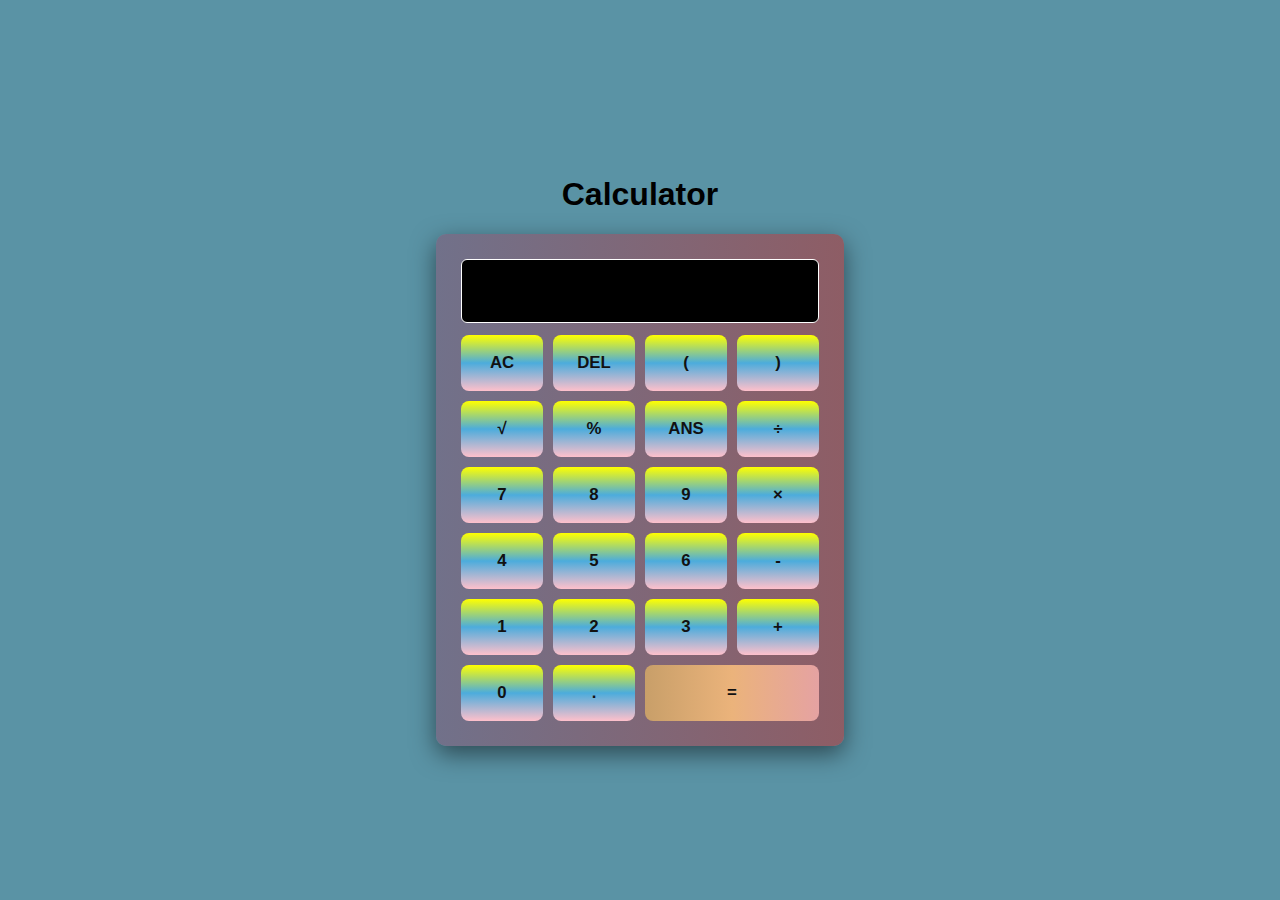
<file: Project-1(Calculator)/index.html>
<!DOCTYPE html>
<html lang="en">
<head>
    <meta charset="UTF-8">
    <meta name="viewport" content="width=device-width, initial-scale=1.0">
    <title>Calculator</title>
    <link rel="stylesheet" href="style.css">
</head>
<body>
    <h1>Calculator</h1>
    <div class="calculator">
        <input type="text" id="display" disabled>
        <div class="buttons">
            <button class="btn" data-value="C">AC</button>
            <button class="btn" data-value="DEL">DEL</button>
            <button class="btn" data-value="(">(</button>
            <button class="btn" data-value=")">)</button>

            <button class="btn" data-value="√">√</button>
            <button class="btn" data-value="%">%</button>
            <button class="btn" data-value="ANS">ANS</button>
            <button class="btn" data-value="÷">÷</button>

            <button class="btn" data-value="7">7</button>
            <button class="btn" data-value="8">8</button>
            <button class="btn" data-value="9">9</button>
            <button class="btn" data-value="×">×</button>

            <button class="btn" data-value="4">4</button>
            <button class="btn" data-value="5">5</button>
            <button class="btn" data-value="6">6</button>
            <button class="btn" data-value="-">-</button>

            <button class="btn" data-value="1">1</button>
            <button class="btn" data-value="2">2</button>
            <button class="btn" data-value="3">3</button>
            <button class="btn" data-value="+">+</button>

            <button class="btn zero" data-value="0">0</button>
            <button class="btn" data-value=".">.</button>
            <button class="btn equal" data-value="=">=</button>
        </div>
    </div>
    <script src="script.js"></script>
</body>
</html>
</file>
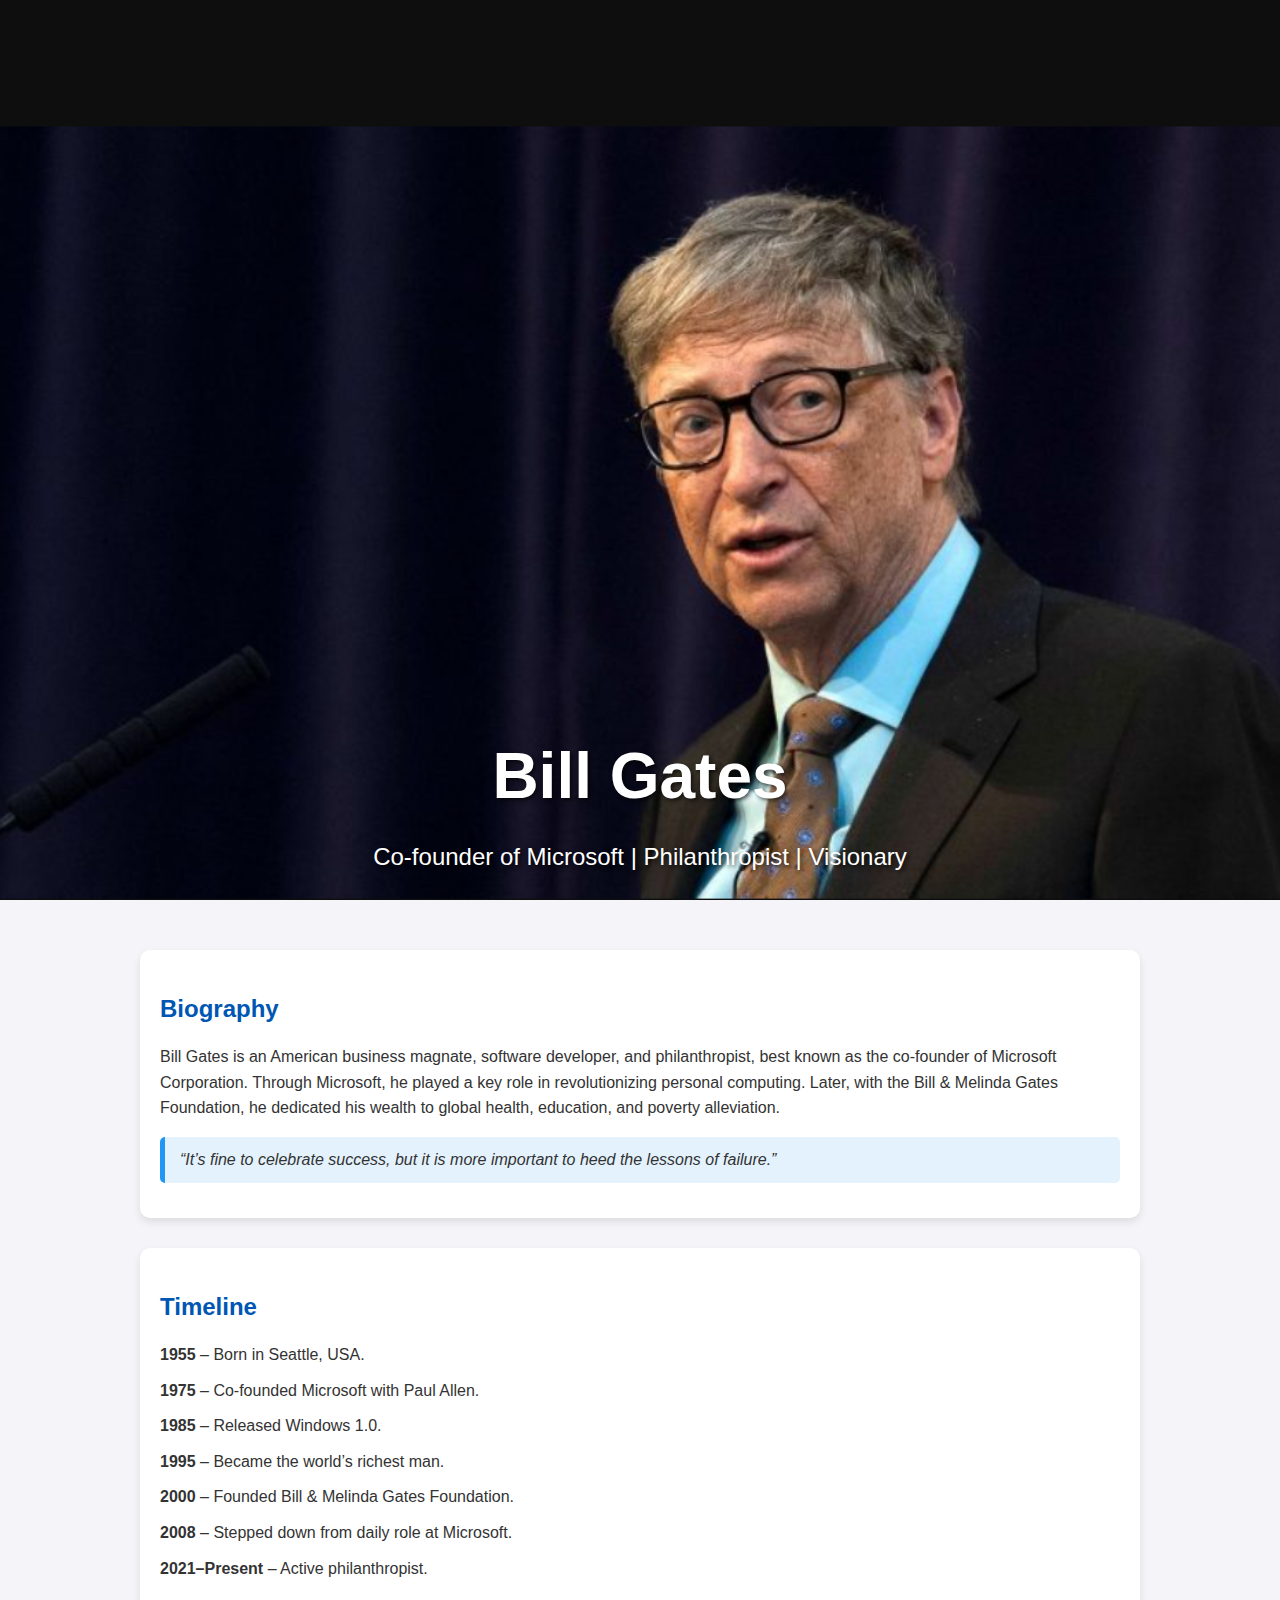
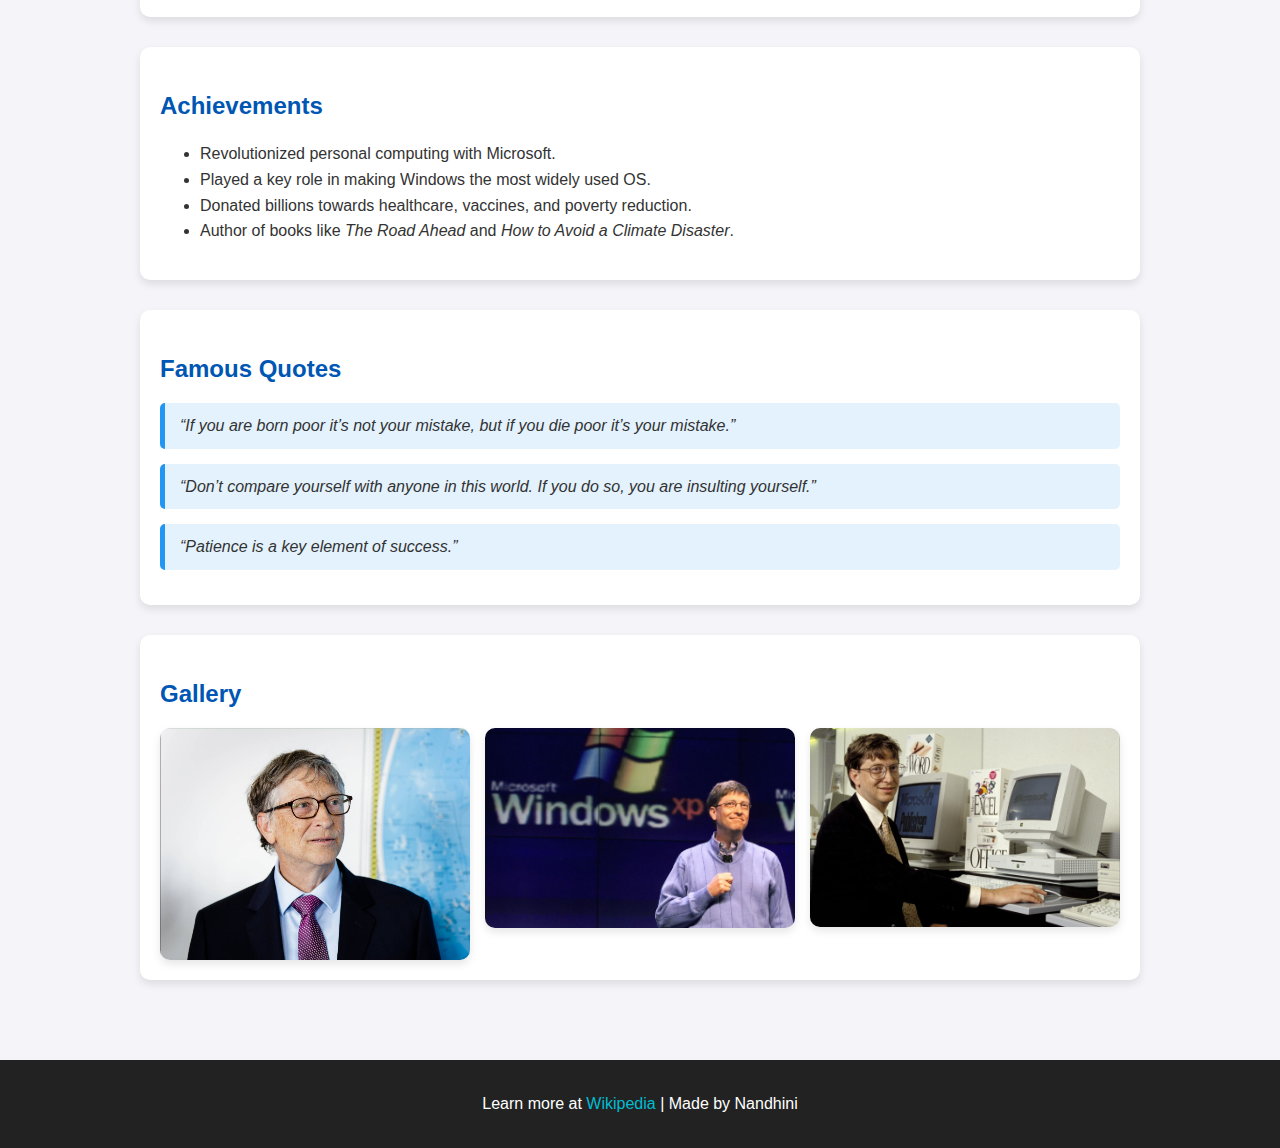
<file: project-2(Tribute-page)/index.html>
<!DOCTYPE html>
<html lang="en">
<head>
  <meta charset="UTF-8">
  <meta name="viewport" content="width=device-width, initial-scale=1.0">
  <title>Tribute to Bill Gates</title>
  <link rel="stylesheet" href="style.css">
</head>
<body>
  <header>
    <h1 class="billgates">Bill Gates</h1>
    <p>Co-founder of Microsoft | Philanthropist | Visionary</p>
  </header>

  <div class="container">
    <section class="section">
      <h2>Biography</h2>
      <p>Bill Gates is an American business magnate, software developer, and philanthropist, best known as the co-founder of Microsoft Corporation. Through Microsoft, he played a key role in revolutionizing personal computing. Later, with the Bill & Melinda Gates Foundation, he dedicated his wealth to global health, education, and poverty alleviation.</p>
      <blockquote>“It’s fine to celebrate success, but it is more important to heed the lessons of failure.”</blockquote>
    </section>

    <section class="section timeline">
      <h2>Timeline</h2>
      <ul>
        <li><strong>1955</strong> – Born in Seattle, USA.</li>
        <li><strong>1975</strong> – Co-founded Microsoft with Paul Allen.</li>
        <li><strong>1985</strong> – Released Windows 1.0.</li>
        <li><strong>1995</strong> – Became the world’s richest man.</li>
        <li><strong>2000</strong> – Founded Bill & Melinda Gates Foundation.</li>
        <li><strong>2008</strong> – Stepped down from daily role at Microsoft.</li>
        <li><strong>2021–Present</strong> – Active philanthropist.</li>
      </ul>
    </section>
    <section class="section">
      <h2>Achievements</h2>
      <ul>
        <li>Revolutionized personal computing with Microsoft.</li>
        <li>Played a key role in making Windows the most widely used OS.</li>
        <li>Donated billions towards healthcare, vaccines, and poverty reduction.</li>
        <li>Author of books like <em>The Road Ahead</em> and <em>How to Avoid a Climate Disaster</em>.</li>
      </ul>
    </section>

    <section class="section">
      <h2>Famous Quotes</h2>
      <blockquote>“If you are born poor it’s not your mistake, but if you die poor it’s your mistake.”</blockquote>
      <blockquote>“Don’t compare yourself with anyone in this world. If you do so, you are insulting yourself.”</blockquote>
      <blockquote>“Patience is a key element of success.”</blockquote>
    </section>

    <section class="section">
      <h2>Gallery</h2>
      <div class="gallery">
        <img src="image_2018.png" alt="Bill Gates 2018">
        <img src="image_2017.png" alt="Bill Gates 2017">
        <img src="image_2016.png" alt="Bill Gates 2016">
      </div>
    </section>
  </div>

  <footer>
    <p>Learn more at <a href="https://en.wikipedia.org/wiki/Bill_Gates" target="_blank">Wikipedia</a> | Made by Nandhini</p>
  </footer>
</body>
</html>
</file>
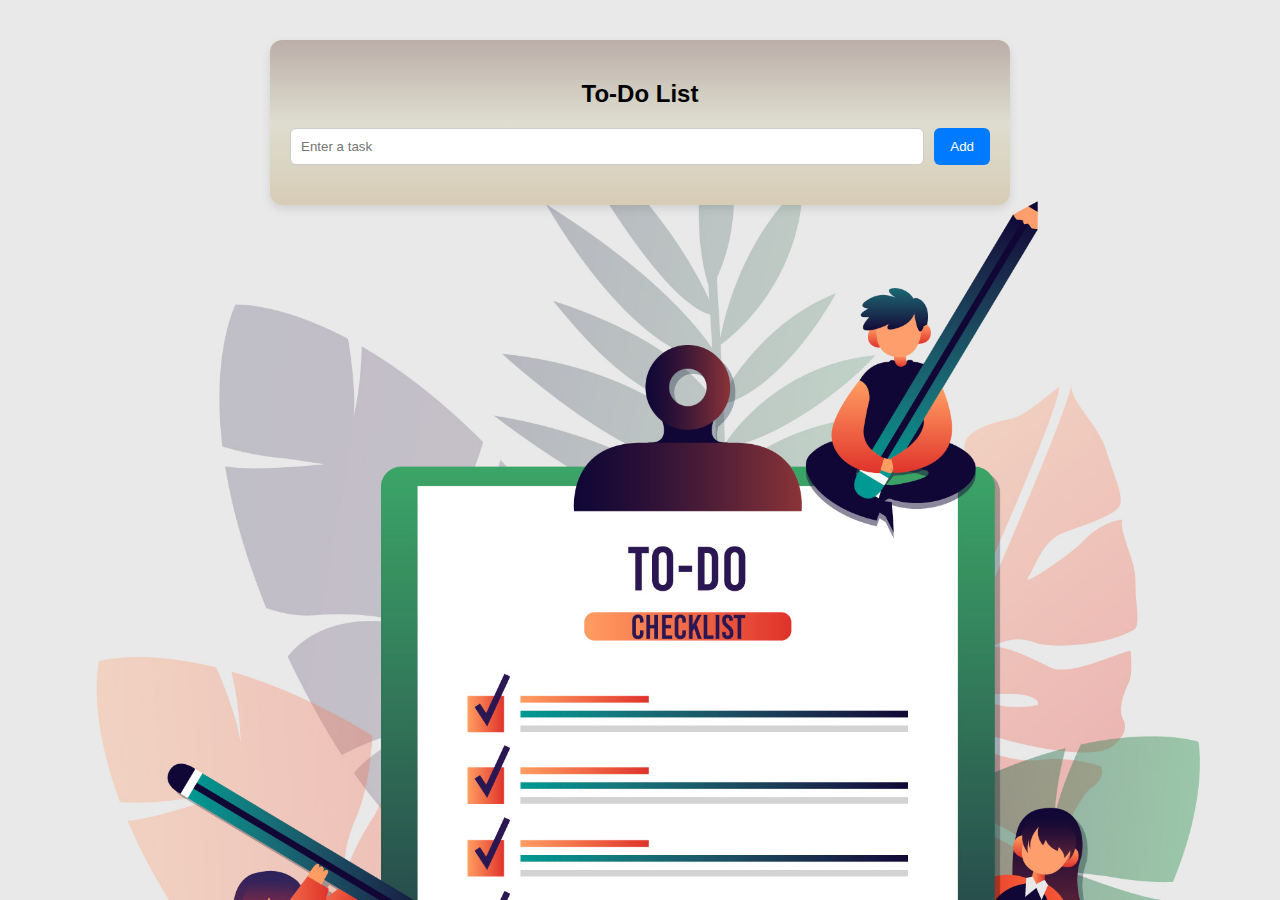
<file: Project-3(A Basic to do app)/index.html>
<!DOCTYPE html>
<html lang="en">
<head>
  <meta charset="UTF-8">
  <meta name="viewport" content="width=device-width, initial-scale=1.0">
  <title>To-Do List </title>
  <link rel="stylesheet" href="style.css">
</head>
<body>
  <div class="todo-container">
    <h2>To-Do List</h2>
    <div class="text_field">
      <input type="text" id="taskInput" placeholder="Enter a task">
      <button onclick="addTask()">Add</button>
    </div>
    <div id="taskList"></div>
  </div>

  <script src="script.js"></script>
</body>
</html>
</file>
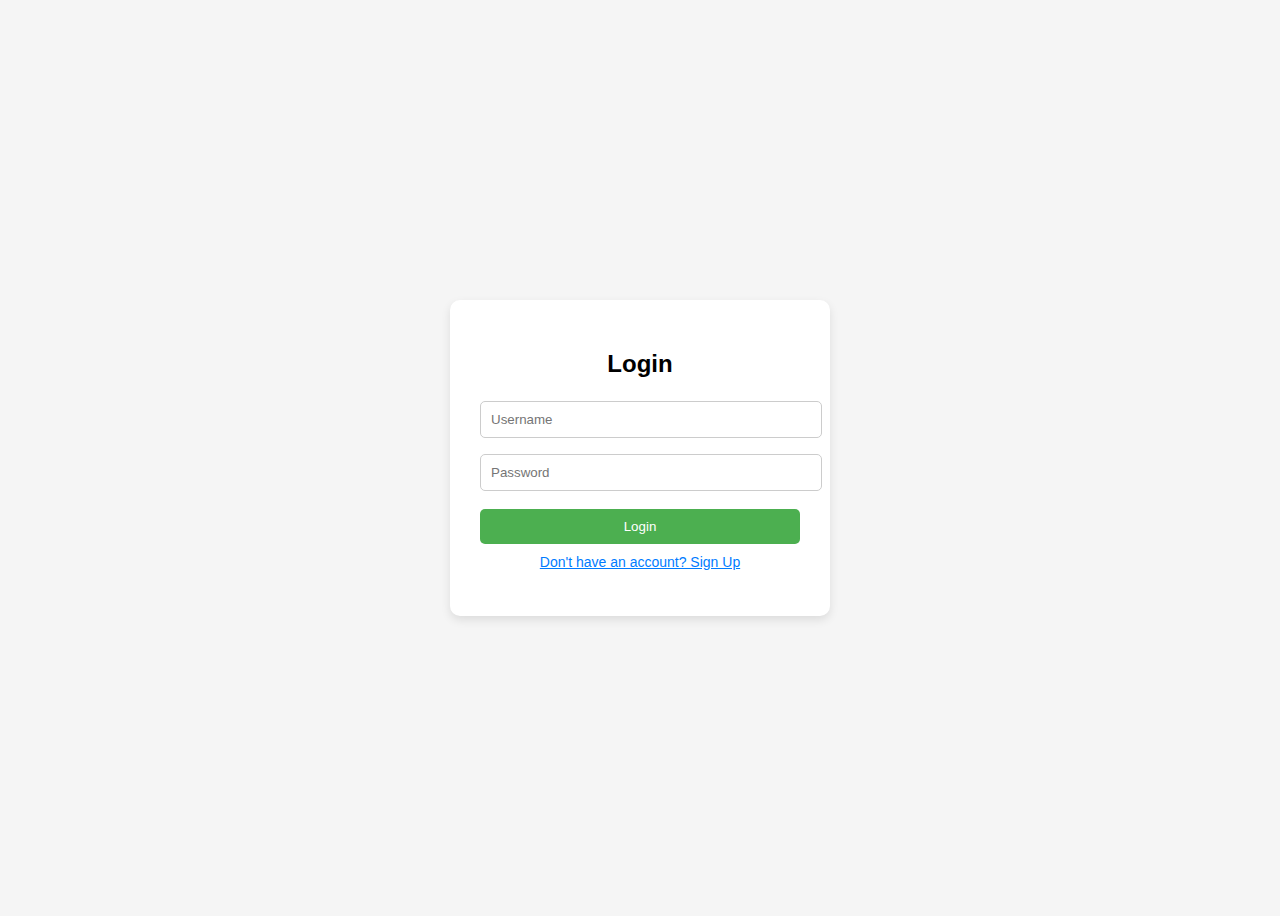
<file: Project-4(Login Authentication)/login.html>
<!DOCTYPE html>
<html lang="en">
<head>
  <meta charset="UTF-8">
  <meta name="viewport" content="width=device-width, initial-scale=1.0">
  <title>Login</title>
  <link rel="stylesheet" href="style.css">
</head>
<body>
  <div class="container">
    <h2>Login</h2>
    <input type="text" id="login-username" placeholder="Username" required>
    <input type="password" id="login-password" placeholder="Password" required>
    <button onclick="login()">Login</button>
    <a href="signup.html" class="link">Don't have an account? Sign Up</a>
    <p id="login-message"></p>
  </div>
  <script src="script.js"></script>
</body>
</html>
</file>
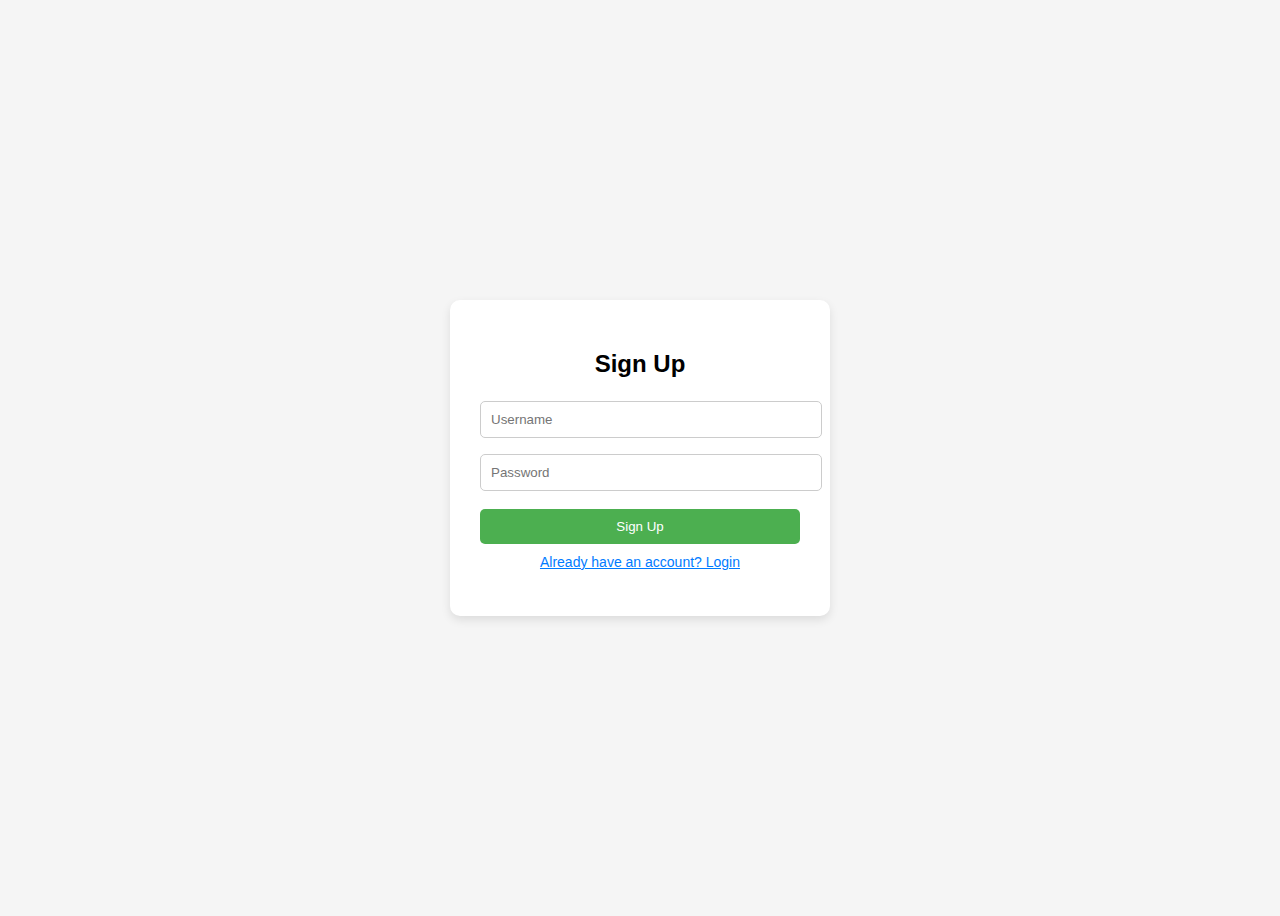
<file: Project-4(Login Authentication)/signup.html>
<!DOCTYPE html>
<html lang="en">
<head>
  <meta charset="UTF-8">
  <meta name="viewport" content="width=device-width, initial-scale=1.0">
  <title>Sign Up</title>
  <link rel="stylesheet" href="style.css">
</head>
<body>
  <div class="container">
    <h2>Sign Up</h2>
    <input type="text" id="signup-username" placeholder="Username" required>
    <input type="password" id="signup-password" placeholder="Password" required>
    <button onclick="signup()">Sign Up</button>
    <a href="login.html" class="link">Already have an account? Login</a>
    <p id="signup-message"></p>
  </div>
  <script src="script.js"></script>
</body>
</html>
</file>
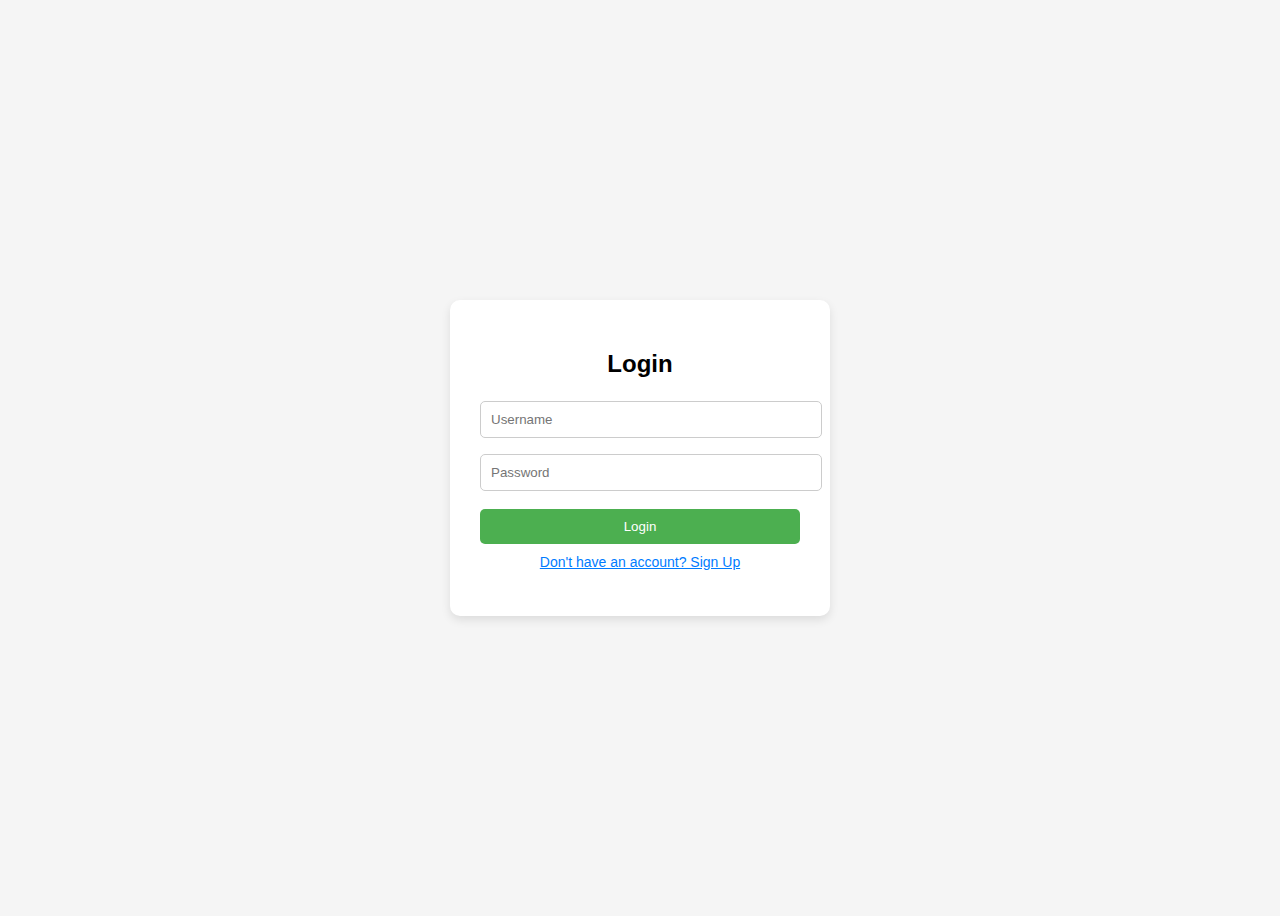
<file: Project-4(Login Authentication)/welcome.html>
<!DOCTYPE html>
<html lang="en">
<head>
  <meta charset="UTF-8">
  <title>Welcome</title>
  <link rel="stylesheet" href="style.css">
</head>
<body>
  <div class="container">
    <h2 id="welcome-msg">🎉 Welcome!</h2>
    <button onclick="logout()">Logout</button>
  </div>
  <script src="script.js"></script>
</body>
</html>
</file>
<file: Project-1(Calculator)/style.css>
body {
    font-family: Arial, sans-serif;
    display: flex;
    flex-direction: column;
    justify-content: center;
    align-items: center;
    height: 100vh;
    background-color:rgb(90, 147, 165);
    margin: 0;
}

.calculator {
    width: calc(100%-4px);
    max-width: 420px;
    background: linear-gradient(to right,rgb(113, 113, 138),rgb(142, 93, 101));
    border-radius: 10px;
    padding: 25px;
    box-shadow: 0 8px 24px rgba(0,0,0,0.5);
}
#display {
    width:100%;
    height: 64px;
    font-size: 1.6rem;
    text-align: right;
    border: 1px solid white;
    padding: 8px 12px;
    border-radius: 6px;
    margin-bottom: 12px;
    background: #000;
    color: #0f0;
    box-sizing: border-box; 
}
.buttons {
    display: grid;
    grid-template-columns: repeat(4, 1fr);
    gap: 10px;
}
.btn {
    background: linear-gradient(yellow,rgb(76, 172, 220),pink);
    color: #121111;
    font-weight: bold;
    border: none;
    padding: 18px;
    font-size: 1.05rem;
    border-radius: 8px;
    cursor: pointer;
    transition: transform .12s ease, filter .12s ease;
}
.btn:hover { transform: translateY(-3px); filter:brightness(1.08); }
.equal {
    grid-column: span 2;
    background: linear-gradient(to right,#c89f69,#ebb37b,rgb(229, 162, 162));
    color: #111;
}
</file>
<file: project-2(Tribute-page)/style.css>
/* style.css */

body {
  font-family: Arial, sans-serif;
  margin: 0;
  padding: 0;
  line-height: 1.6;
  background-color: #f4f4f9;
  color: #333;
}

header {
  background: url('background_image.png') no-repeat center center;
  background-size: cover;
  height: 100vh;
  display: flex;
  justify-content: end;
  align-items: center;
  flex-direction: column;
  color: white;
  text-align: center;
  text-shadow: 2px 2px 4px rgba(0,0,0,0.7);
  position: relative;
  overflow: hidden;
}

header h1 {
  font-size: 4rem;
  margin: 0;
}

header p {
  font-size: 1.5rem;
  margin-top: 10px;
}

.container {
  max-width: 1000px;
  margin: auto;
  padding: 20px;
}

.section {
  margin: 30px 0;
  padding: 20px;
  background: white;
  border-radius: 10px;
  box-shadow: 0 4px 8px rgba(0,0,0,0.1);
}

h2 {
  color: #0056b3;
  margin-bottom: 15px;
}

.timeline ul {
  list-style: none;
  padding: 0;
}

.timeline li {
  margin-bottom: 10px;
}

blockquote {
  font-style: italic;
  background: #e3f2fd;
  border-left: 5px solid #2196f3;
  padding: 10px 15px;
  margin: 15px 0;
  border-radius: 5px;
}

.gallery {
  display: grid;
  grid-template-columns: repeat(auto-fit, minmax(250px, 1fr));
  gap: 15px;
}

.gallery img {
  width: 100%;
  border-radius: 10px;
  box-shadow: 0 4px 8px rgba(0,0,0,0.1);
}

footer {
  text-align: center;
  padding: 15px;
  background: #222;
  color: white;
  margin-top: 30px;
}

footer a {
  color: #00bcd4;
  text-decoration: none;
}
@media (max-width: 768px) {
  header h1 {
    font-size: 2.5rem;
  }
  header p {
    font-size: 1.2rem;
  }
}
</file>
<file: Project-3(A Basic to do app)/style.css>
body {
  font-family: Arial, sans-serif;
  background: #f9f9f9;
  margin: 0;
  padding: 0;
  display: flex;
  justify-content: center;
  align-items: flex-start;
  height: 100vh;
  background-image: url("to-do-image.jpg");
  background-size: cover;
  background-repeat: no-repeat;
}

.todo-container {
  background:linear-gradient(#bbaea8,#deddcf,#d7ccb6);
  padding: 20px;
  margin-top: 40px;
  border-radius: 12px;
  box-shadow: 0 4px 10px rgba(0,0,0,0.1);
  width: 700px;
}

h2 {
  text-align: center;
  margin-bottom: 20px;
}

.text_field {
  display: flex;
  gap: 10px;
  margin-bottom: 20px;
}

.text_field input {
  flex: 1;
  padding: 10px;
  border-radius: 6px;
  border: 1px solid #ccc;
}

.text_field button {
  padding: 10px 16px;
  border: none;
  background: #007bff;
  color: #fff;
  border-radius: 6px;
  cursor: pointer;
}

.text_field button:hover {
  background: #0056b3;
}

.date-group {
  margin-bottom: 30px;
}

.date-group h3 {
  margin-bottom: 15px;
  border-bottom: 1px solid #ddd;
  padding-bottom: 5px;
}

.task-columns {
  display: flex;
  justify-content: space-between;
  gap: 20px;
}

.task-column {
  flex: 1;
}

.task-column h4 {
  margin-bottom: 10px;
  text-align: center;
}

ul {
  padding: 0;
  margin: 0;
}

li {
  list-style: none;
  padding: 10px;
  margin: 8px 0;
  background: #eee;
  border-radius: 8px;
  display: flex;
  justify-content: space-between;
  align-items: center;
  opacity: 1;
  transition: all 0.5s ease;
}

.task-text {
  flex: 1;
  word-wrap: break-word;
}

.task-actions {
  display: flex;
  gap: 8px;
}

button.complete {
  background: #28a745;
  color: #fff;
  border: none;
  padding: 6px 10px;
  border-radius: 5px;
  cursor: pointer;
}

button.complete:hover {
  background: #218838;
}

button.delete {
  background: #dc3545;
  color: #fff;
  border: none;
  padding: 6px 10px;
  border-radius: 5px;
  cursor: pointer;
}

button.delete:hover {
  background: #c82333;
}

.completed {
  background: #d4edda;
  color: #155724;
}

.fade-in {
  animation: fadeIn 0.6s ease-in-out;
}

@keyframes fadeIn {
  from { opacity: 0; transform: translateY(-5px); }
  to { opacity: 1; transform: translateY(0); }
}
@media (max-width: 768px) {
  body {
    background: url("to-do-image.jpg") no-repeat center center;
    background-size: contain; 
    background-attachment: scroll; 
  }
}
</file>
<file: Project-4(Login Authentication)/style.css>
body {
  font-family: Arial, sans-serif;
  background: #f5f5f5;
  display: flex;
  justify-content: center;
  align-items: center;
  height: 100vh;
}

.container {
  background: #fff;
  padding: 30px;
  border-radius: 10px;
  box-shadow: 0 4px 10px rgba(0,0,0,0.1);
  width: 320px;
  text-align: center;
}

h2 {
  margin-bottom: 15px;
}

input {
  width: 100%;
  padding: 10px;
  margin: 8px 0;
  border: 1px solid #ccc;
  border-radius: 5px;
}

button {
  width: 100%;
  padding: 10px;
  background: #4CAF50;
  color: white;
  border: none;
  border-radius: 5px;
  cursor: pointer;
  margin-top: 10px;
}

button:hover {
  background: #45a049;
}

.link {
  margin-top: 10px;
  font-size: 14px;
  cursor: pointer;
  color: #007BFF;
  display: block;
}

.link:hover {
  text-decoration: underline;
}

.error {
  color: red;
  margin-top: 10px;
}

.success {
  color: green;
  margin-top: 10px;
}
</file>
